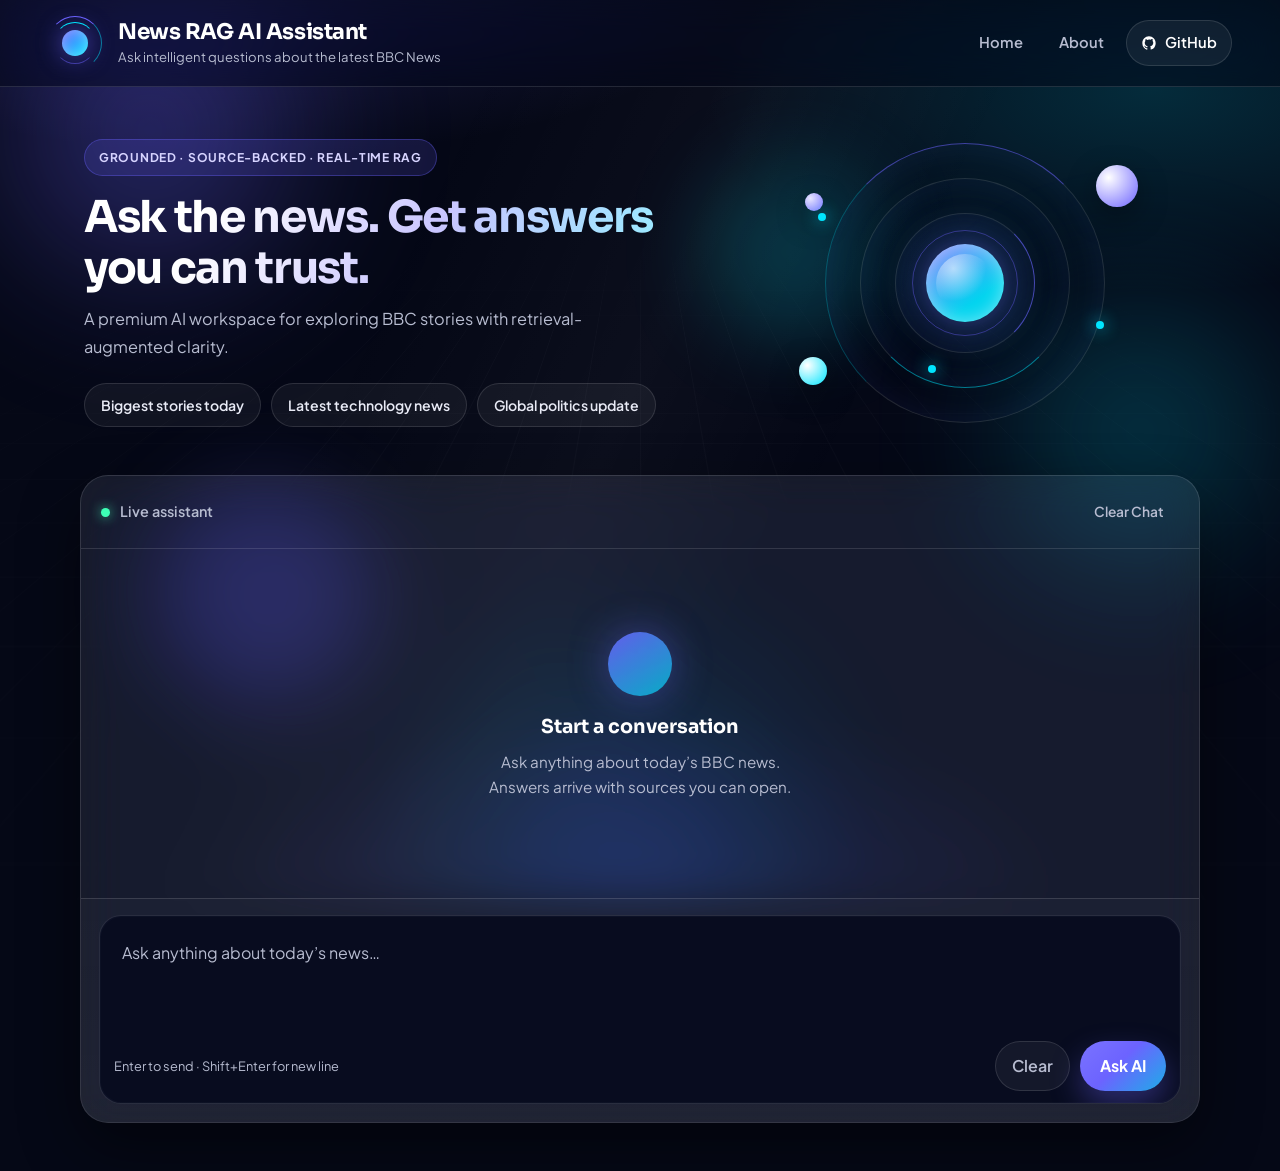
<file: templates/index.html>
<!DOCTYPE html>
<html lang="en">
<head>
    <meta charset="UTF-8">
    <meta name="viewport" content="width=device-width, initial-scale=1.0">
    <title>News RAG AI Assistant</title>
    <meta name="description" content="Ask intelligent questions about the latest BBC News with a premium AI assistant.">
    <link rel="preconnect" href="https://fonts.googleapis.com">
    <link rel="preconnect" href="https://fonts.gstatic.com" crossorigin>
    <link href="https://fonts.googleapis.com/css2?family=Plus+Jakarta+Sans:wght@400;500;600;700&family=Sora:wght@500;600;700&display=swap" rel="stylesheet">
    <link rel="stylesheet" href="/static/css/style.css">
</head>
<body class="chat-page">
    <div class="ambient" aria-hidden="true">
        <div class="ambient-grid"></div>
        <div class="blob blob-a"></div>
        <div class="blob blob-b"></div>
        <div class="blob blob-c"></div>
        <div class="glow glow-a"></div>
        <div class="glow glow-b"></div>
        <div class="particles">
            <span></span><span></span><span></span><span></span>
            <span></span><span></span><span></span><span></span>
            <span></span><span></span><span></span><span></span>
        </div>
        <div class="glass-light"></div>
    </div>

    <header class="site-header">
        <div class="brand">
            <div class="brand-logo" aria-hidden="true">
                <span class="logo-core"></span>
                <span class="logo-ring"></span>
                <span class="logo-ring logo-ring-2"></span>
            </div>
            <div class="brand-copy">
                <h1>News RAG AI Assistant</h1>
                <p>Ask intelligent questions about the latest BBC News</p>
            </div>
        </div>

        <nav class="site-nav" aria-label="Primary">
            <a href="/">Home</a>
            <a href="/about">About</a>
            <a class="nav-github" href="https://github.com/Ankursaini018/News_RAG" target="_blank" rel="noopener noreferrer">
                <svg viewBox="0 0 24 24" width="16" height="16" aria-hidden="true">
                    <path fill="currentColor" d="M12 2C6.48 2 2 6.58 2 12.26c0 4.52 2.87 8.35 6.84 9.7.5.1.68-.22.68-.48 0-.24-.01-.87-.01-1.7-2.78.62-3.37-1.37-3.37-1.37-.45-1.18-1.11-1.5-1.11-1.5-.91-.64.07-.63.07-.63 1 .07 1.53 1.06 1.53 1.06.89 1.56 2.34 1.11 2.91.85.09-.66.35-1.11.63-1.37-2.22-.26-4.55-1.14-4.55-5.07 0-1.12.39-2.03 1.03-2.75-.1-.26-.45-1.31.1-2.73 0 0 .84-.27 2.75 1.05A9.3 9.3 0 0 1 12 6.84c.85.004 1.71.12 2.51.34 1.9-1.32 2.74-1.05 2.74-1.05.55 1.42.2 2.47.1 2.73.64.72 1.03 1.63 1.03 2.75 0 3.94-2.34 4.8-4.57 5.06.36.32.68.94.68 1.9 0 1.37-.01 2.47-.01 2.81 0 .26.18.58.69.48A10.04 10.04 0 0 0 22 12.26C22 6.58 17.52 2 12 2z"/>
                </svg>
                GitHub
            </a>
        </nav>
    </header>

    <main class="app-shell">
        <section class="hero-stage" data-parallax>
            <div class="hero-copy">
                <span class="eyebrow">Grounded · Source-backed · Real-time RAG</span>
                <h2>Ask the news. Get answers you can trust.</h2>
                <p>A premium AI workspace for exploring BBC stories with retrieval-augmented clarity.</p>

                <div class="suggestions" aria-label="Suggested prompts">
                    <button class="chip" type="button" data-question="What are the biggest stories today?">Biggest stories today</button>
                    <button class="chip" type="button" data-question="Summarize the latest technology news.">Latest technology news</button>
                    <button class="chip" type="button" data-question="What happened in global politics recently?">Global politics update</button>
                </div>
            </div>

            <div class="hero-visual" aria-hidden="true">
                <div class="ai-orbit orbit-outer"></div>
                <div class="ai-orbit orbit-mid"></div>
                <div class="ai-orbit orbit-inner"></div>
                <div class="ai-sphere sphere-a"></div>
                <div class="ai-sphere sphere-b"></div>
                <div class="ai-sphere sphere-c"></div>
                <div class="ai-core">
                    <span class="core-pulse"></span>
                    <span class="core-shine"></span>
                </div>
                <div class="floating-node node-1"></div>
                <div class="floating-node node-2"></div>
                <div class="floating-node node-3"></div>
            </div>
        </section>

        <section class="chat-workspace" aria-label="Conversation">
            <div class="chat-panel glass-panel">
                <div class="chat-toolbar">
                    <div class="chat-status">
                        <span class="status-dot"></span>
                        <span>Live assistant</span>
                    </div>
                    <button id="clearBtn" class="ghost-btn" type="button" title="Clear conversation">
                        Clear Chat
                    </button>
                </div>

                <div id="chat-history" class="chat-history" aria-live="polite">
                    <div class="empty-state" id="emptyState">
                        <div class="empty-orb" aria-hidden="true"></div>
                        <h3>Start a conversation</h3>
                        <p>Ask anything about today’s BBC news. Answers arrive with sources you can open.</p>
                    </div>
                </div>

                <div id="loading" class="loading-state hidden" aria-live="polite">
                    <div class="ai-orb" aria-hidden="true">
                        <span class="orb-core"></span>
                        <span class="orb-ring"></span>
                        <span class="orb-ring orb-ring-2"></span>
                        <span class="orb-glow"></span>
                    </div>
                    <div class="loading-copy">
                        <p>Thinking</p>
                        <div class="loading-dots" aria-hidden="true">
                            <span></span><span></span><span></span>
                        </div>
                    </div>
                </div>

                <div class="prompt-dock">
                    <label class="sr-only" for="question">Ask a question about the news</label>
                    <div class="prompt-box" id="promptBox">
                        <div class="prompt-glow" aria-hidden="true"></div>
                        <textarea
                            id="question"
                            rows="3"
                            placeholder=" "
                            autocomplete="off"
                            spellcheck="true"
                        ></textarea>
                        <span class="floating-label">Ask anything about today’s news…</span>
                        <div class="prompt-actions">
                            <span class="hint">Enter to send · Shift+Enter for new line</span>
                            <div class="prompt-buttons">
                                <button id="clearInputBtn" class="secondary-btn" type="button">Clear</button>
                                <button id="askBtn" class="primary-btn" type="button">
                                    <span class="btn-label">Ask AI</span>
                                    <span class="btn-shine" aria-hidden="true"></span>
                                </button>
                            </div>
                        </div>
                    </div>
                </div>
            </div>
        </section>
    </main>

    <script src="/static/js/app.js"></script>
</body>
</html>
</file>
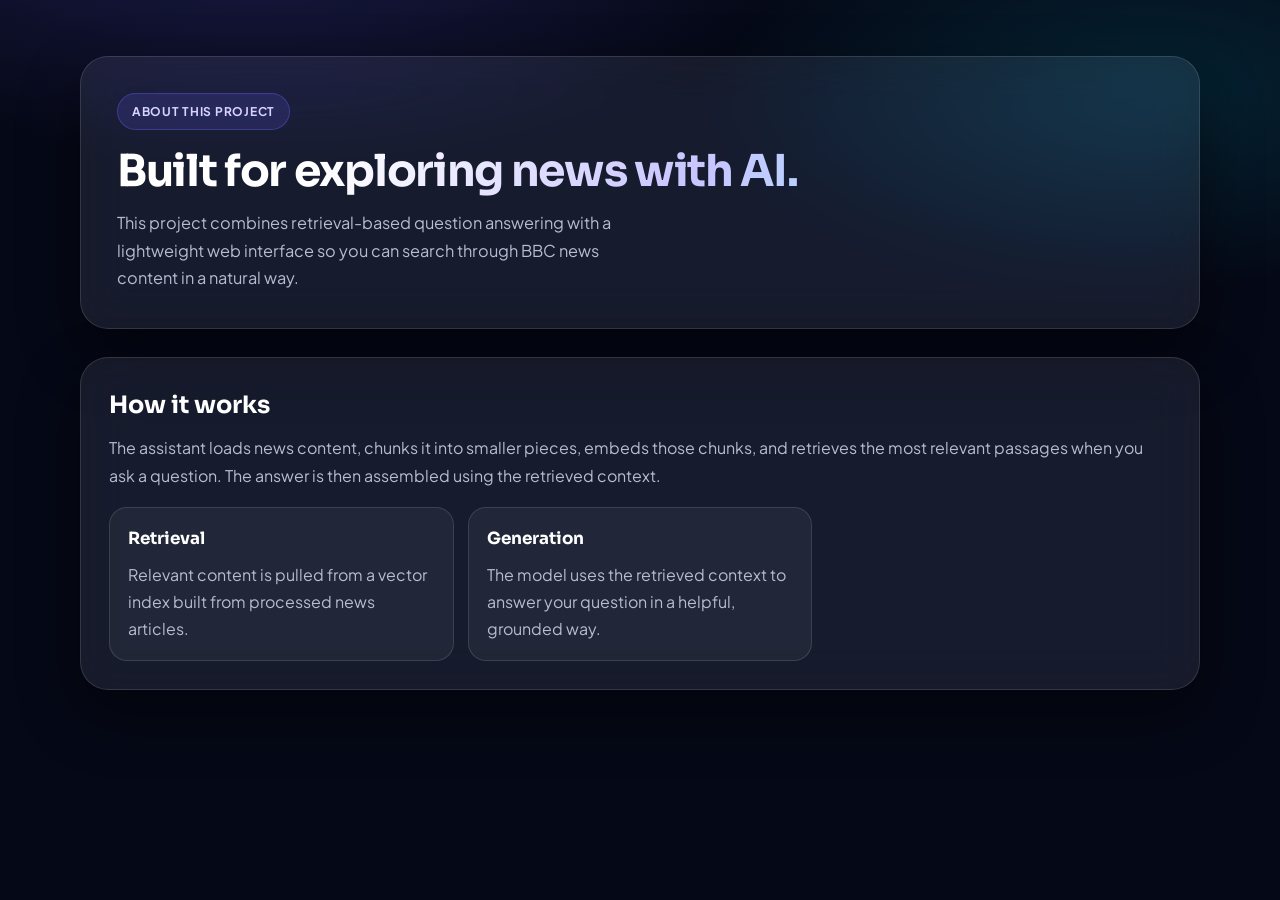
<file: templates/about.html>
<!DOCTYPE html>
<html lang="en">
<head>
    <meta charset="UTF-8">
    <meta name="viewport" content="width=device-width, initial-scale=1.0">
    <title>News RAG Assistant | About</title>
    <link rel="stylesheet" href="/static/css/style.css">
</head>
<body>
    <div class="shell">
        <section class="hero">
            <span class="eyebrow">About this project</span>
            <h1>Built for exploring news with AI.</h1>
            <p>This project combines retrieval-based question answering with a lightweight web interface so you can search through BBC news content in a natural way.</p>
        </section>

        <section class="panel">
            <h2>How it works</h2>
            <p class="about-copy">The assistant loads news content, chunks it into smaller pieces, embeds those chunks, and retrieves the most relevant passages when you ask a question. The answer is then assembled using the retrieved context.</p>

            <div class="grid-cards">
                <article class="card-feature">
                    <h3>Retrieval</h3>
                    <p>Relevant content is pulled from a vector index built from processed news articles.</p>
                </article>
                <article class="card-feature">
                    <h3>Generation</h3>
                    <p>The model uses the retrieved context to answer your question in a helpful, grounded way.</p>
                </article>
            </div>
        </section>
    </div>
</body>
</html>
</file>
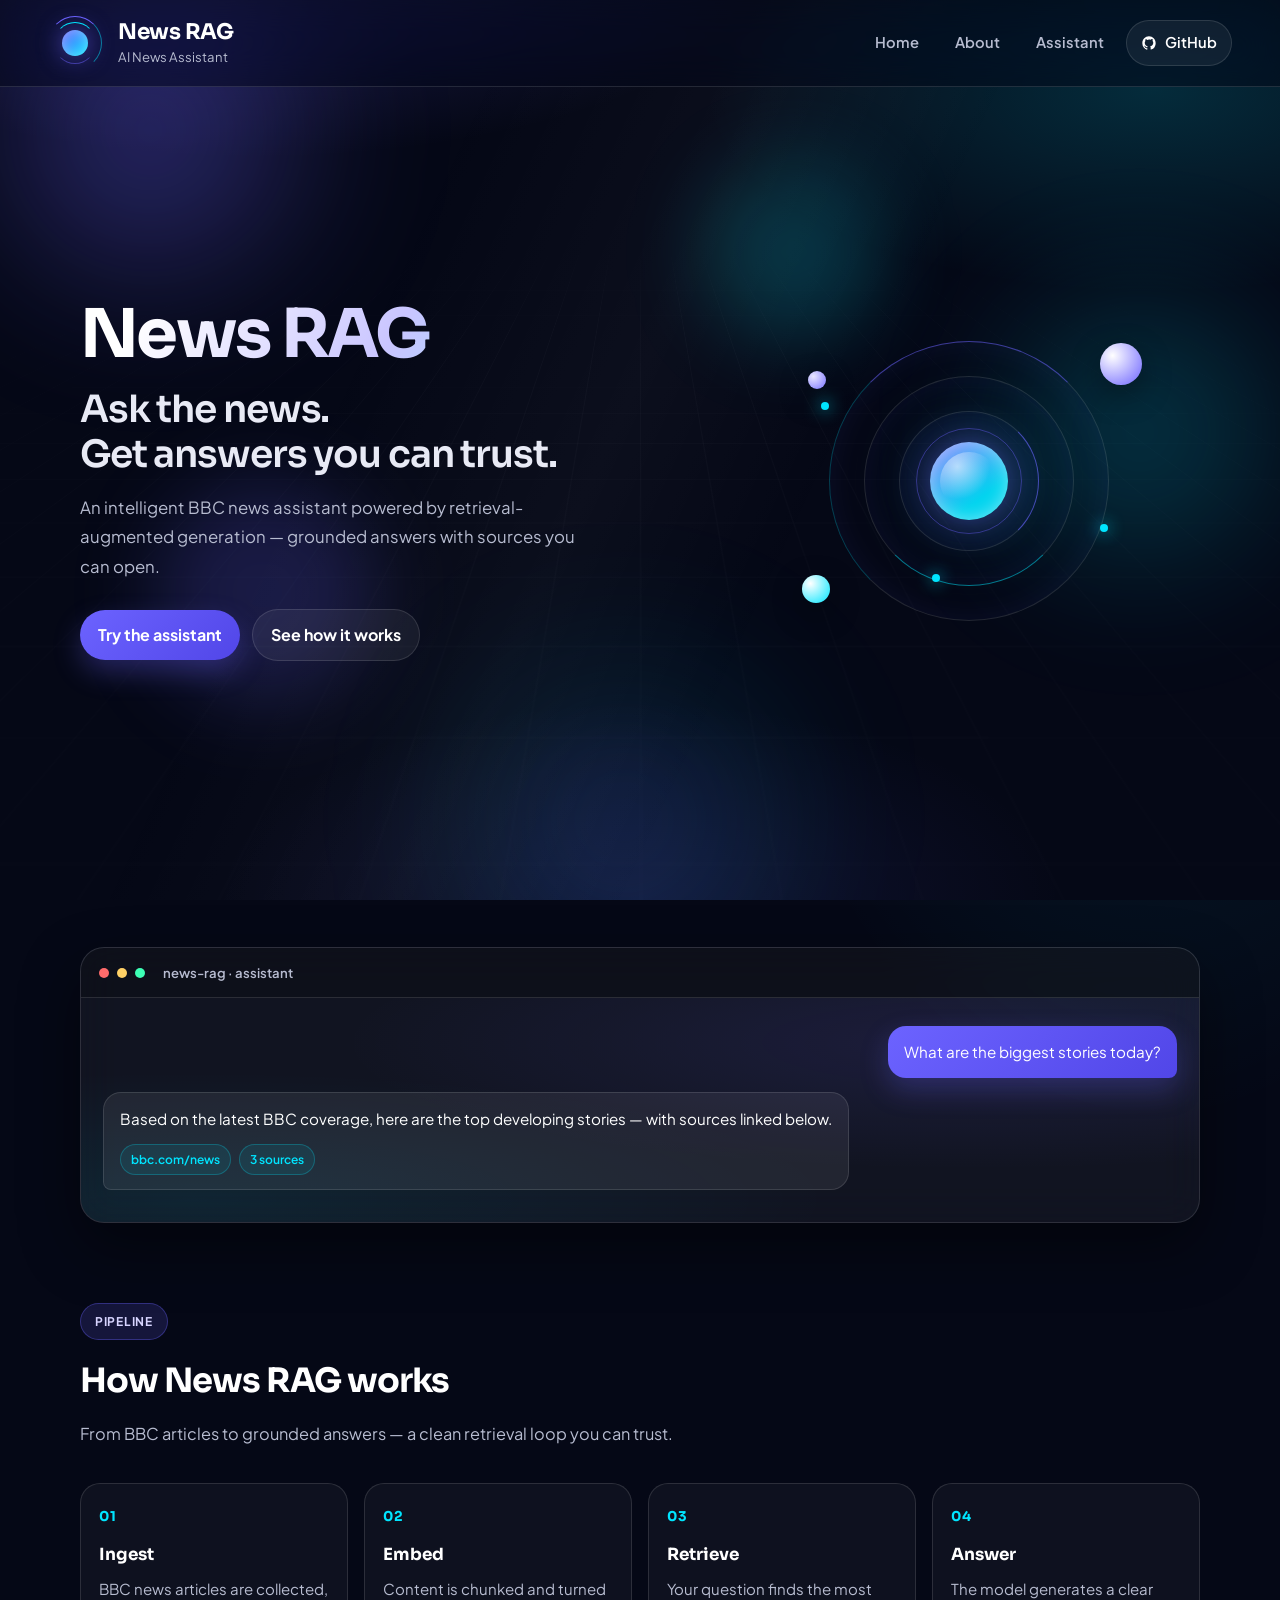
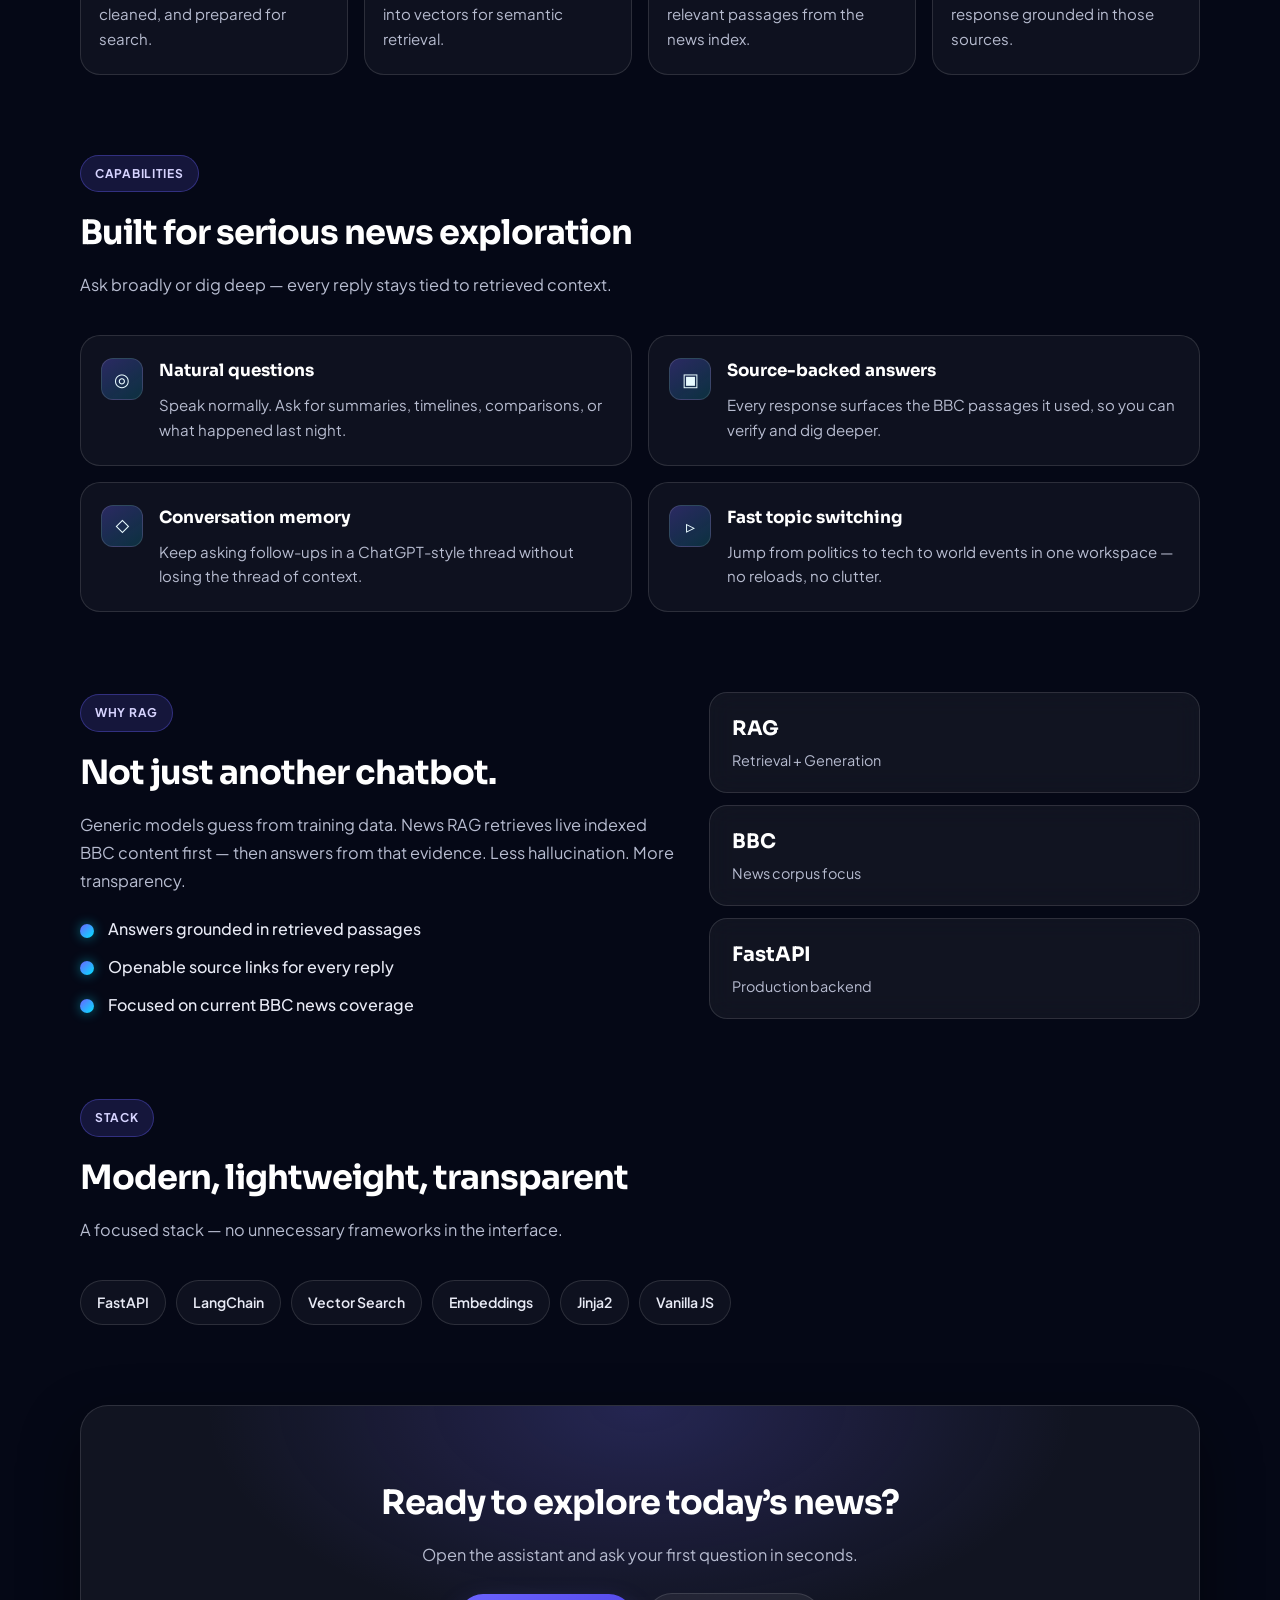
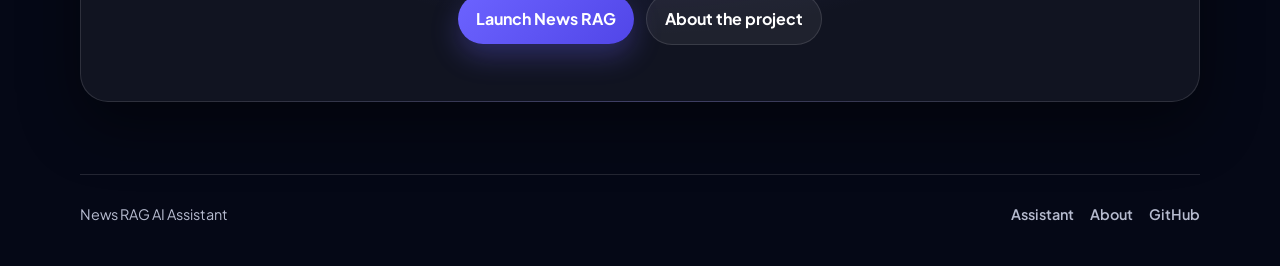
<file: templates/home.html>
<!DOCTYPE html>
<html lang="en">
<head>
    <meta charset="UTF-8">
    <meta name="viewport" content="width=device-width, initial-scale=1.0">
    <title>News RAG — AI News Assistant</title>
    <meta name="description" content="Ask intelligent questions about the latest BBC News. Retrieval-augmented answers with real sources.">
    <link rel="preconnect" href="https://fonts.googleapis.com">
    <link rel="preconnect" href="https://fonts.gstatic.com" crossorigin>
    <link href="https://fonts.googleapis.com/css2?family=Plus+Jakarta+Sans:wght@400;500;600;700&family=Sora:wght@500;600;700&display=swap" rel="stylesheet">
    <link rel="stylesheet" href="/static/css/style.css">
</head>
<body class="home-page">
    <div class="ambient" aria-hidden="true">
        <div class="ambient-grid"></div>
        <div class="blob blob-a"></div>
        <div class="blob blob-b"></div>
        <div class="blob blob-c"></div>
        <div class="glow glow-a"></div>
        <div class="glow glow-b"></div>
        <div class="particles">
            <span></span><span></span><span></span><span></span>
            <span></span><span></span><span></span><span></span>
            <span></span><span></span><span></span><span></span>
        </div>
        <div class="glass-light"></div>
    </div>

    <header class="site-header">
        <div class="brand">
            <div class="brand-logo" aria-hidden="true">
                <span class="logo-core"></span>
                <span class="logo-ring"></span>
                <span class="logo-ring logo-ring-2"></span>
            </div>
            <div class="brand-copy">
                <h1>News RAG</h1>
                <p>AI News Assistant</p>
            </div>
        </div>

        <nav class="site-nav" aria-label="Primary">
            <a href="/" aria-current="page">Home</a>
            <a href="/about">About</a>
            <a href="/chat">Assistant</a>
            <a class="nav-github" href="https://github.com/Ankursaini018/News_RAG" target="_blank" rel="noopener noreferrer">
                <svg viewBox="0 0 24 24" width="16" height="16" aria-hidden="true">
                    <path fill="currentColor" d="M12 2C6.48 2 2 6.58 2 12.26c0 4.52 2.87 8.35 6.84 9.7.5.1.68-.22.68-.48 0-.24-.01-.87-.01-1.7-2.78.62-3.37-1.37-3.37-1.37-.45-1.18-1.11-1.5-1.11-1.5-.91-.64.07-.63.07-.63 1 .07 1.53 1.06 1.53 1.06.89 1.56 2.34 1.11 2.91.85.09-.66.35-1.11.63-1.37-2.22-.26-4.55-1.14-4.55-5.07 0-1.12.39-2.03 1.03-2.75-.1-.26-.45-1.31.1-2.73 0 0 .84-.27 2.75 1.05A9.3 9.3 0 0 1 12 6.84c.85.004 1.71.12 2.51.34 1.9-1.32 2.74-1.05 2.74-1.05.55 1.42.2 2.47.1 2.73.64.72 1.03 1.63 1.03 2.75 0 3.94-2.34 4.8-4.57 5.06.36.32.68.94.68 1.9 0 1.37-.01 2.47-.01 2.81 0 .26.18.58.69.48A10.04 10.04 0 0 0 22 12.26C22 6.58 17.52 2 12 2z"/>
                </svg>
                GitHub
            </a>
        </nav>
    </header>

    <main class="home-main">
        <!-- Hero -->
        <section class="home-hero">
            <div class="home-hero-copy">
                <p class="home-brand-mark">News RAG</p>
                <h2>Ask the news.<br>Get answers you can trust.</h2>
                <p class="home-hero-lead">
                    An intelligent BBC news assistant powered by retrieval-augmented generation — grounded answers with sources you can open.
                </p>
                <div class="actions home-hero-actions">
                    <a class="button-link" href="/chat">Try the assistant</a>
                    <a class="button-link secondary" href="#how-it-works">See how it works</a>
                </div>
            </div>

            <div class="home-hero-visual" aria-hidden="true">
                <div class="ai-orbit orbit-outer"></div>
                <div class="ai-orbit orbit-mid"></div>
                <div class="ai-orbit orbit-inner"></div>
                <div class="ai-sphere sphere-a"></div>
                <div class="ai-sphere sphere-b"></div>
                <div class="ai-sphere sphere-c"></div>
                <div class="ai-core">
                    <span class="core-pulse"></span>
                    <span class="core-shine"></span>
                </div>
                <div class="floating-node node-1"></div>
                <div class="floating-node node-2"></div>
                <div class="floating-node node-3"></div>
            </div>
        </section>

        <!-- Product preview -->
        <section class="home-section home-preview" aria-label="Product preview">
            <div class="home-preview-frame">
                <div class="home-preview-bar">
                    <span></span><span></span><span></span>
                    <p>news-rag · assistant</p>
                </div>
                <div class="home-preview-chat">
                    <div class="home-preview-msg user">
                        <span>What are the biggest stories today?</span>
                    </div>
                    <div class="home-preview-msg ai">
                        <span>Based on the latest BBC coverage, here are the top developing stories — with sources linked below.</span>
                        <div class="home-preview-sources">
                            <span>bbc.com/news</span>
                            <span>3 sources</span>
                        </div>
                    </div>
                </div>
            </div>
        </section>

        <!-- How it works -->
        <section class="home-section" id="how-it-works">
            <div class="home-section-head">
                <span class="eyebrow">Pipeline</span>
                <h3>How News RAG works</h3>
                <p>From BBC articles to grounded answers — a clean retrieval loop you can trust.</p>
            </div>

            <ol class="home-steps">
                <li class="home-step">
                    <span class="home-step-num">01</span>
                    <h4>Ingest</h4>
                    <p>BBC news articles are collected, cleaned, and prepared for search.</p>
                </li>
                <li class="home-step">
                    <span class="home-step-num">02</span>
                    <h4>Embed</h4>
                    <p>Content is chunked and turned into vectors for semantic retrieval.</p>
                </li>
                <li class="home-step">
                    <span class="home-step-num">03</span>
                    <h4>Retrieve</h4>
                    <p>Your question finds the most relevant passages from the news index.</p>
                </li>
                <li class="home-step">
                    <span class="home-step-num">04</span>
                    <h4>Answer</h4>
                    <p>The model generates a clear response grounded in those sources.</p>
                </li>
            </ol>
        </section>

        <!-- Capabilities -->
        <section class="home-section" id="features">
            <div class="home-section-head">
                <span class="eyebrow">Capabilities</span>
                <h3>Built for serious news exploration</h3>
                <p>Ask broadly or dig deep — every reply stays tied to retrieved context.</p>
            </div>

            <div class="home-feature-list">
                <article class="home-feature">
                    <div class="home-feature-icon" aria-hidden="true">◎</div>
                    <div>
                        <h4>Natural questions</h4>
                        <p>Speak normally. Ask for summaries, timelines, comparisons, or what happened last night.</p>
                    </div>
                </article>
                <article class="home-feature">
                    <div class="home-feature-icon" aria-hidden="true">▣</div>
                    <div>
                        <h4>Source-backed answers</h4>
                        <p>Every response surfaces the BBC passages it used, so you can verify and dig deeper.</p>
                    </div>
                </article>
                <article class="home-feature">
                    <div class="home-feature-icon" aria-hidden="true">◇</div>
                    <div>
                        <h4>Conversation memory</h4>
                        <p>Keep asking follow-ups in a ChatGPT-style thread without losing the thread of context.</p>
                    </div>
                </article>
                <article class="home-feature">
                    <div class="home-feature-icon" aria-hidden="true">▹</div>
                    <div>
                        <h4>Fast topic switching</h4>
                        <p>Jump from politics to tech to world events in one workspace — no reloads, no clutter.</p>
                    </div>
                </article>
            </div>
        </section>

        <!-- Why RAG -->
        <section class="home-section home-split">
            <div class="home-split-copy">
                <span class="eyebrow">Why RAG</span>
                <h3>Not just another chatbot.</h3>
                <p>
                    Generic models guess from training data. News RAG retrieves live indexed BBC content first —
                    then answers from that evidence. Less hallucination. More transparency.
                </p>
                <ul class="home-checklist">
                    <li>Answers grounded in retrieved passages</li>
                    <li>Openable source links for every reply</li>
                    <li>Focused on current BBC news coverage</li>
                </ul>
            </div>
            <div class="home-split-panel">
                <div class="home-stat">
                    <strong>RAG</strong>
                    <span>Retrieval + Generation</span>
                </div>
                <div class="home-stat">
                    <strong>BBC</strong>
                    <span>News corpus focus</span>
                </div>
                <div class="home-stat">
                    <strong>FastAPI</strong>
                    <span>Production backend</span>
                </div>
            </div>
        </section>

        <!-- Stack -->
        <section class="home-section" id="stack">
            <div class="home-section-head">
                <span class="eyebrow">Stack</span>
                <h3>Modern, lightweight, transparent</h3>
                <p>A focused stack — no unnecessary frameworks in the interface.</p>
            </div>
            <div class="home-stack">
                <span>FastAPI</span>
                <span>LangChain</span>
                <span>Vector Search</span>
                <span>Embeddings</span>
                <span>Jinja2</span>
                <span>Vanilla JS</span>
            </div>
        </section>

        <!-- Final CTA -->
        <section class="home-section home-cta">
            <div class="home-cta-inner">
                <h3>Ready to explore today’s news?</h3>
                <p>Open the assistant and ask your first question in seconds.</p>
                <div class="actions" style="justify-content: center;">
                    <a class="button-link" href="/chat">Launch News RAG</a>
                    <a class="button-link secondary" href="/about">About the project</a>
                </div>
            </div>
        </section>
    </main>

    <footer class="home-footer">
        <p>News RAG AI Assistant</p>
        <div class="home-footer-links">
            <a href="/chat">Assistant</a>
            <a href="/about">About</a>
            <a href="https://github.com/Ankursaini018/News_RAG" target="_blank" rel="noopener noreferrer">GitHub</a>
        </div>
    </footer>
</body>
</html>
</file>
<file: static/css/style.css>
@import url('https://fonts.googleapis.com/css2?family=Plus+Jakarta+Sans:wght@400;500;600;700&family=Sora:wght@500;600;700&display=swap');

:root {
    --bg: #050816;
    --card: rgba(255, 255, 255, 0.08);
    --card-strong: rgba(255, 255, 255, 0.12);
    --border: rgba(255, 255, 255, 0.12);
    --border-strong: rgba(255, 255, 255, 0.2);
    --accent: #6C63FF;
    --accent-2: #00E5FF;
    --text: #FFFFFF;
    --muted: #B7BCD0;
    --danger: #ff6b8a;
    --shadow: 0 24px 60px rgba(0, 0, 0, 0.45);
    --radius-lg: 28px;
    --radius-md: 18px;
    --radius-sm: 12px;
    --font-display: "Sora", sans-serif;
    --font-body: "Plus Jakarta Sans", sans-serif;
    --header-h: 84px;
}

*,
*::before,
*::after {
    box-sizing: border-box;
    margin: 0;
    padding: 0;
}

html {
    scroll-behavior: smooth;
}

body {
    font-family: var(--font-body);
    min-height: 100vh;
    color: var(--text);
    background:
        radial-gradient(ellipse 80% 50% at 20% -10%, rgba(108, 99, 255, 0.22), transparent 55%),
        radial-gradient(ellipse 70% 45% at 90% 10%, rgba(0, 229, 255, 0.12), transparent 50%),
        var(--bg);
    line-height: 1.6;
    overflow-x: hidden;
    -webkit-font-smoothing: antialiased;
    padding: 28px 0 40px;
}

body.chat-page {
    padding: 0 0 40px;
}

a {
    color: inherit;
    text-decoration: none;
}

button,
textarea {
    font: inherit;
}

img {
    max-width: 100%;
    display: block;
}

.sr-only {
    position: absolute;
    width: 1px;
    height: 1px;
    padding: 0;
    margin: -1px;
    overflow: hidden;
    clip: rect(0, 0, 0, 0);
    white-space: nowrap;
    border: 0;
}

.hidden {
    display: none !important;
}

/* ===========================
   Ambient background
=========================== */

.ambient {
    position: fixed;
    inset: 0;
    z-index: 0;
    pointer-events: none;
    overflow: hidden;
    background:
        radial-gradient(ellipse 80% 50% at 20% -10%, rgba(108, 99, 255, 0.28), transparent 55%),
        radial-gradient(ellipse 70% 45% at 90% 10%, rgba(0, 229, 255, 0.16), transparent 50%),
        radial-gradient(ellipse 60% 40% at 50% 100%, rgba(108, 99, 255, 0.12), transparent 55%),
        var(--bg);
}

.ambient-grid {
    position: absolute;
    inset: -20%;
    background-image:
        linear-gradient(rgba(255, 255, 255, 0.04) 1px, transparent 1px),
        linear-gradient(90deg, rgba(255, 255, 255, 0.04) 1px, transparent 1px);
    background-size: 64px 64px;
    transform: perspective(600px) rotateX(58deg) translateY(-12%);
    mask-image: radial-gradient(ellipse at center, black 20%, transparent 72%);
    animation: gridDrift 28s linear infinite;
    opacity: 0.45;
}

.blob {
    position: absolute;
    border-radius: 50%;
    filter: blur(70px);
    opacity: 0.55;
    will-change: transform;
}

.blob-a {
    width: 420px;
    height: 420px;
    top: -80px;
    left: -60px;
    background: radial-gradient(circle, rgba(108, 99, 255, 0.85), transparent 70%);
    animation: floatBlob 18s ease-in-out infinite;
}

.blob-b {
    width: 360px;
    height: 360px;
    right: -40px;
    top: 28%;
    background: radial-gradient(circle, rgba(0, 229, 255, 0.55), transparent 70%);
    animation: floatBlob 22s ease-in-out infinite reverse;
}

.blob-c {
    width: 480px;
    height: 480px;
    left: 30%;
    bottom: -160px;
    background: radial-gradient(circle, rgba(108, 99, 255, 0.4), rgba(0, 229, 255, 0.15), transparent 70%);
    animation: floatBlob 26s ease-in-out infinite;
}

.glow {
    position: absolute;
    border-radius: 50%;
    filter: blur(40px);
}

.glow-a {
    width: 180px;
    height: 180px;
    top: 18%;
    left: 55%;
    background: rgba(0, 229, 255, 0.18);
    animation: pulseGlow 6s ease-in-out infinite;
}

.glow-b {
    width: 220px;
    height: 220px;
    bottom: 22%;
    left: 12%;
    background: rgba(108, 99, 255, 0.2);
    animation: pulseGlow 8s ease-in-out infinite reverse;
}

.particles span {
    position: absolute;
    width: 3px;
    height: 3px;
    border-radius: 50%;
    background: rgba(255, 255, 255, 0.7);
    box-shadow: 0 0 10px rgba(0, 229, 255, 0.8);
    animation: particleRise linear infinite;
    opacity: 0.35;
}

.particles span:nth-child(1) { left: 8%;  bottom: -10%; animation-duration: 14s; animation-delay: 0s; }
.particles span:nth-child(2) { left: 16%; bottom: -10%; animation-duration: 18s; animation-delay: 2s; width: 2px; height: 2px; }
.particles span:nth-child(3) { left: 24%; bottom: -10%; animation-duration: 16s; animation-delay: 4s; }
.particles span:nth-child(4) { left: 35%; bottom: -10%; animation-duration: 20s; animation-delay: 1s; }
.particles span:nth-child(5) { left: 48%; bottom: -10%; animation-duration: 15s; animation-delay: 3s; width: 4px; height: 4px; }
.particles span:nth-child(6) { left: 58%; bottom: -10%; animation-duration: 19s; animation-delay: 5s; }
.particles span:nth-child(7) { left: 67%; bottom: -10%; animation-duration: 17s; animation-delay: 0.5s; }
.particles span:nth-child(8) { left: 74%; bottom: -10%; animation-duration: 21s; animation-delay: 2.5s; }
.particles span:nth-child(9) { left: 82%; bottom: -10%; animation-duration: 13s; animation-delay: 1.5s; }
.particles span:nth-child(10){ left: 90%; bottom: -10%; animation-duration: 23s; animation-delay: 3.5s; }
.particles span:nth-child(11){ left: 42%; bottom: -10%; animation-duration: 16s; animation-delay: 6s; }
.particles span:nth-child(12){ left: 12%; bottom: -10%; animation-duration: 24s; animation-delay: 7s; width: 2px; height: 2px; }

.glass-light {
    position: absolute;
    inset: 0;
    background:
        linear-gradient(115deg, transparent 30%, rgba(255, 255, 255, 0.03) 48%, transparent 62%);
    animation: glassSweep 12s ease-in-out infinite;
}

@keyframes gridDrift {
    from { transform: perspective(600px) rotateX(58deg) translateY(-12%) translateX(0); }
    to   { transform: perspective(600px) rotateX(58deg) translateY(-8%) translateX(-40px); }
}

@keyframes floatBlob {
    0%, 100% { transform: translate3d(0, 0, 0) scale(1); }
    33%      { transform: translate3d(40px, -30px, 0) scale(1.08); }
    66%      { transform: translate3d(-30px, 25px, 0) scale(0.94); }
}

@keyframes pulseGlow {
    0%, 100% { opacity: 0.35; transform: scale(1); }
    50%      { opacity: 0.7; transform: scale(1.15); }
}

@keyframes particleRise {
    0%   { transform: translate3d(0, 0, 0); opacity: 0; }
    15%  { opacity: 0.5; }
    100% { transform: translate3d(20px, -110vh, 0); opacity: 0; }
}

@keyframes glassSweep {
    0%, 100% { opacity: 0.4; transform: translateX(-8%); }
    50%      { opacity: 0.75; transform: translateX(8%); }
}

/* ===========================
   Header
=========================== */

.site-header {
    position: sticky;
    top: 0;
    z-index: 40;
    display: flex;
    align-items: center;
    justify-content: space-between;
    gap: 24px;
    min-height: var(--header-h);
    padding: 16px clamp(18px, 4vw, 48px);
    background: rgba(5, 8, 22, 0.55);
    border-bottom: 1px solid var(--border);
    backdrop-filter: blur(18px) saturate(140%);
    -webkit-backdrop-filter: blur(18px) saturate(140%);
}

.brand {
    display: flex;
    align-items: center;
    gap: 16px;
    min-width: 0;
}

.brand-logo {
    position: relative;
    width: 54px;
    height: 54px;
    flex-shrink: 0;
}

.logo-core {
    position: absolute;
    inset: 14px;
    border-radius: 50%;
    background: linear-gradient(135deg, var(--accent), var(--accent-2));
    box-shadow:
        0 0 24px rgba(108, 99, 255, 0.65),
        inset 0 0 12px rgba(255, 255, 255, 0.35);
    animation: corePulse 3.5s ease-in-out infinite;
}

.logo-ring,
.logo-ring-2 {
    position: absolute;
    inset: 0;
    border-radius: 50%;
    border: 1.5px solid transparent;
    border-top-color: var(--accent);
    border-right-color: rgba(0, 229, 255, 0.5);
    animation: spinSlow 8s linear infinite;
}

.logo-ring-2 {
    inset: 6px;
    border-top-color: var(--accent-2);
    border-right-color: transparent;
    border-bottom-color: rgba(108, 99, 255, 0.5);
    animation-direction: reverse;
    animation-duration: 6s;
}

.brand-copy h1 {
    font-family: var(--font-display);
    font-size: clamp(1.05rem, 2vw, 1.35rem);
    font-weight: 700;
    letter-spacing: -0.02em;
    line-height: 1.2;
}

.brand-copy p {
    color: var(--muted);
    font-size: 0.82rem;
    margin-top: 2px;
    white-space: nowrap;
    overflow: hidden;
    text-overflow: ellipsis;
    max-width: min(420px, 48vw);
}

.site-nav {
    display: flex;
    align-items: center;
    gap: 8px;
    flex-shrink: 0;
}

.site-nav a {
    color: var(--muted);
    font-size: 0.92rem;
    font-weight: 600;
    padding: 10px 14px;
    border-radius: 999px;
    transition: color 0.25s ease, background 0.25s ease, transform 0.25s ease, box-shadow 0.25s ease;
}

.site-nav a:hover {
    color: var(--text);
    background: rgba(255, 255, 255, 0.06);
    transform: translateY(-1px);
}

.nav-github {
    display: inline-flex;
    align-items: center;
    gap: 8px;
    color: var(--text) !important;
    background: rgba(255, 255, 255, 0.06);
    border: 1px solid var(--border);
}

.nav-github:hover {
    background: rgba(108, 99, 255, 0.18) !important;
    border-color: rgba(108, 99, 255, 0.55);
    box-shadow:
        0 0 0 1px rgba(108, 99, 255, 0.25),
        0 0 28px rgba(108, 99, 255, 0.45),
        0 0 48px rgba(0, 229, 255, 0.18);
    color: #fff !important;
}

/* ===========================
   App shell / Hero
=========================== */

.app-shell,
.shell {
    position: relative;
    z-index: 1;
    width: min(1120px, calc(100% - 32px));
    margin: 0 auto;
    display: grid;
    gap: 28px;
    padding-top: 28px;
}

.hero-stage {
    display: grid;
    grid-template-columns: 1.15fr 0.85fr;
    gap: 28px;
    align-items: center;
    padding: 8px 4px 4px;
}

.hero-copy .eyebrow,
.eyebrow {
    display: inline-flex;
    align-items: center;
    padding: 8px 14px;
    border-radius: 999px;
    font-size: 0.75rem;
    font-weight: 700;
    letter-spacing: 0.06em;
    text-transform: uppercase;
    color: #d7d4ff;
    background: rgba(108, 99, 255, 0.16);
    border: 1px solid rgba(108, 99, 255, 0.35);
}

.hero-copy h2,
.hero h1 {
    font-family: var(--font-display);
    font-size: clamp(1.85rem, 4vw, 2.75rem);
    line-height: 1.15;
    letter-spacing: -0.03em;
    margin: 16px 0 12px;
    background: linear-gradient(120deg, #fff 20%, #c9c5ff 55%, #8af6ff 100%);
    -webkit-background-clip: text;
    background-clip: text;
    color: transparent;
}

.hero-copy p,
.hero p {
    color: var(--muted);
    font-size: 1.02rem;
    max-width: 520px;
    line-height: 1.7;
}

.suggestions {
    display: flex;
    flex-wrap: wrap;
    gap: 10px;
    margin-top: 22px;
}

.chip {
    border: 1px solid var(--border);
    background: rgba(255, 255, 255, 0.05);
    color: #e8eaf5;
    border-radius: 999px;
    padding: 10px 16px;
    font-size: 0.88rem;
    font-weight: 600;
    cursor: pointer;
    transition: transform 0.25s ease, border-color 0.25s ease, background 0.25s ease, box-shadow 0.25s ease;
}

.chip:hover {
    transform: translateY(-3px) scale(1.02);
    border-color: rgba(0, 229, 255, 0.45);
    background: rgba(0, 229, 255, 0.08);
    box-shadow: 0 12px 30px rgba(0, 229, 255, 0.12);
}

.chip:active {
    transform: translateY(-1px) scale(0.98);
}

/* Hero CSS illustration */

.hero-visual {
    position: relative;
    height: 320px;
    display: grid;
    place-items: center;
    transform-style: preserve-3d;
    transition: transform 0.35s ease-out;
    will-change: transform;
}

.ai-orbit {
    position: absolute;
    border-radius: 50%;
    border: 1px solid rgba(255, 255, 255, 0.12);
    box-shadow: inset 0 0 30px rgba(108, 99, 255, 0.08);
}

.orbit-outer {
    width: 280px;
    height: 280px;
    animation: spinSlow 22s linear infinite;
    border-top-color: rgba(108, 99, 255, 0.55);
    border-left-color: rgba(0, 229, 255, 0.25);
}

.orbit-mid {
    width: 210px;
    height: 210px;
    animation: spinSlow 14s linear infinite reverse;
    border-bottom-color: rgba(0, 229, 255, 0.5);
}

.orbit-inner {
    width: 140px;
    height: 140px;
    animation: spinSlow 9s linear infinite;
    border-right-color: rgba(108, 99, 255, 0.65);
}

.ai-core {
    position: relative;
    width: 78px;
    height: 78px;
    border-radius: 50%;
    background: linear-gradient(145deg, #8b84ff, #00d4ef 70%);
    box-shadow:
        0 0 40px rgba(108, 99, 255, 0.55),
        0 0 80px rgba(0, 229, 255, 0.25),
        inset 0 0 18px rgba(255, 255, 255, 0.45);
    z-index: 2;
}

.core-pulse {
    position: absolute;
    inset: -14px;
    border-radius: 50%;
    border: 1px solid rgba(108, 99, 255, 0.4);
    animation: pulseRing 2.8s ease-out infinite;
}

.core-shine {
    position: absolute;
    inset: 10px;
    border-radius: 50%;
    background: radial-gradient(circle at 30% 25%, rgba(255, 255, 255, 0.85), transparent 55%);
    opacity: 0.7;
}

.ai-sphere {
    position: absolute;
    border-radius: 50%;
    filter: blur(0.2px);
    box-shadow: 0 10px 30px rgba(0, 0, 0, 0.35);
}

.sphere-a {
    width: 42px;
    height: 42px;
    top: 42px;
    right: 58px;
    background: radial-gradient(circle at 30% 30%, #fff, var(--accent));
    animation: floatNode 5s ease-in-out infinite;
}

.sphere-b {
    width: 28px;
    height: 28px;
    bottom: 58px;
    left: 64px;
    background: radial-gradient(circle at 30% 30%, #fff, var(--accent-2));
    animation: floatNode 6.5s ease-in-out infinite reverse;
}

.sphere-c {
    width: 18px;
    height: 18px;
    top: 70px;
    left: 70px;
    background: radial-gradient(circle at 30% 30%, #e8e6ff, #7a73ff);
    animation: floatNode 4.5s ease-in-out infinite;
}

.floating-node {
    position: absolute;
    width: 8px;
    height: 8px;
    border-radius: 50%;
    background: var(--accent-2);
    box-shadow: 0 0 16px var(--accent-2);
}

.node-1 { top: 28%; left: 18%; animation: floatNode 7s ease-in-out infinite; }
.node-2 { top: 62%; right: 20%; animation: floatNode 5.5s ease-in-out infinite reverse; }
.node-3 { bottom: 22%; left: 42%; animation: floatNode 6s ease-in-out infinite; }

@keyframes spinSlow {
    to { transform: rotate(360deg); }
}

@keyframes corePulse {
    0%, 100% { transform: scale(1); filter: brightness(1); }
    50%      { transform: scale(1.06); filter: brightness(1.15); }
}

@keyframes pulseRing {
    0%   { transform: scale(0.85); opacity: 0.8; }
    100% { transform: scale(1.45); opacity: 0; }
}

@keyframes floatNode {
    0%, 100% { transform: translate3d(0, 0, 0); }
    50%      { transform: translate3d(0, -14px, 0); }
}

/* ===========================
   Chat workspace
=========================== */

.chat-workspace {
    padding-bottom: 8px;
}

.glass-panel,
.panel,
.hero {
    background: var(--card);
    border: 1px solid var(--border);
    border-radius: var(--radius-lg);
    box-shadow: var(--shadow);
    backdrop-filter: blur(22px) saturate(150%);
    -webkit-backdrop-filter: blur(22px) saturate(150%);
}

.hero {
    padding: clamp(22px, 4vw, 36px);
}

.chat-panel {
    display: flex;
    flex-direction: column;
    min-height: min(72vh, 760px);
    overflow: hidden;
}

.chat-toolbar {
    display: flex;
    align-items: center;
    justify-content: space-between;
    gap: 12px;
    padding: 16px 20px;
    border-bottom: 1px solid var(--border);
}

.chat-status {
    display: inline-flex;
    align-items: center;
    gap: 10px;
    color: var(--muted);
    font-size: 0.9rem;
    font-weight: 600;
}

.status-dot {
    width: 9px;
    height: 9px;
    border-radius: 50%;
    background: #3dffb5;
    box-shadow: 0 0 12px rgba(61, 255, 181, 0.8);
    animation: statusBlink 2.2s ease-in-out infinite;
}

@keyframes statusBlink {
    0%, 100% { opacity: 1; transform: scale(1); }
    50%      { opacity: 0.55; transform: scale(0.85); }
}

.ghost-btn,
.secondary-btn,
.primary-btn,
.copy-btn,
.sources-toggle {
    border: none;
    cursor: pointer;
    transition:
        transform 0.22s ease,
        box-shadow 0.22s ease,
        background 0.22s ease,
        border-color 0.22s ease,
        opacity 0.22s ease;
    will-change: transform;
}

.ghost-btn {
    background: transparent;
    color: var(--muted);
    border: 1px solid transparent;
    border-radius: 999px;
    padding: 8px 14px;
    font-size: 0.86rem;
    font-weight: 600;
}

.ghost-btn:hover {
    color: var(--text);
    border-color: var(--border);
    background: rgba(255, 255, 255, 0.05);
    transform: translateY(-1px);
}

.ghost-btn:active {
    transform: scale(0.96);
}

.chat-history {
    flex: 1;
    display: flex;
    flex-direction: column;
    gap: 18px;
    padding: 22px 20px;
    overflow-y: auto;
    scroll-behavior: smooth;
    max-height: min(52vh, 520px);
}

.chat-history::-webkit-scrollbar {
    width: 8px;
}

.chat-history::-webkit-scrollbar-thumb {
    background: rgba(255, 255, 255, 0.14);
    border-radius: 999px;
}

.empty-state {
    margin: auto;
    text-align: center;
    max-width: 360px;
    padding: 24px 12px 40px;
    animation: fadeSlideUp 0.5s ease;
}

.empty-orb {
    width: 64px;
    height: 64px;
    margin: 0 auto 16px;
    border-radius: 50%;
    background: linear-gradient(145deg, rgba(108, 99, 255, 0.9), rgba(0, 229, 255, 0.7));
    box-shadow: 0 0 40px rgba(108, 99, 255, 0.4);
    animation: corePulse 3s ease-in-out infinite;
}

.empty-state h3 {
    font-family: var(--font-display);
    font-size: 1.2rem;
    margin-bottom: 8px;
}

.empty-state p {
    color: var(--muted);
    font-size: 0.95rem;
}

/* Messages */

.message-row {
    display: flex;
    gap: 12px;
    max-width: 100%;
    animation: fadeSlideUp 0.45s ease both;
}

.message-row.user {
    flex-direction: row-reverse;
    align-self: flex-end;
    width: min(86%, 640px);
}

.message-row.ai {
    align-self: flex-start;
    width: min(100%, 760px);
}

.avatar {
    width: 38px;
    height: 38px;
    border-radius: 50%;
    flex-shrink: 0;
    display: grid;
    place-items: center;
    font-size: 0.78rem;
    font-weight: 700;
    border: 1px solid var(--border);
    box-shadow: 0 8px 20px rgba(0, 0, 0, 0.25);
}

.avatar.user {
    background: linear-gradient(135deg, #7a73ff, #4f46e5);
    color: #fff;
}

.avatar.ai {
    background: linear-gradient(145deg, rgba(0, 229, 255, 0.25), rgba(108, 99, 255, 0.35));
    color: #e8fbff;
}

.bubble {
    min-width: 0;
    flex: 1;
}

.bubble-meta {
    display: flex;
    align-items: center;
    gap: 10px;
    margin-bottom: 8px;
    font-size: 0.78rem;
    color: var(--muted);
}

.message-row.user .bubble-meta {
    justify-content: flex-end;
}

.bubble-meta .name {
    font-weight: 700;
    color: #e8eaf5;
}

.bubble-body {
    border-radius: 20px;
    padding: 14px 16px;
    line-height: 1.75;
    word-wrap: break-word;
    overflow-wrap: anywhere;
}

.message-row.user .bubble-body {
    background: linear-gradient(135deg, #6C63FF 0%, #5146e8 55%, #3d37c7 100%);
    color: #fff;
    border-bottom-right-radius: 8px;
    box-shadow: 0 14px 34px rgba(108, 99, 255, 0.28);
}

.message-row.ai .bubble-body {
    background: rgba(255, 255, 255, 0.07);
    border: 1px solid var(--border);
    border-bottom-left-radius: 8px;
    box-shadow: 0 16px 40px rgba(0, 0, 0, 0.22);
    backdrop-filter: blur(12px);
}

.answer-card {
    animation: fadeSlideUp 0.5s ease;
}

.message-body {
    white-space: pre-wrap;
}

.message-body p + p {
    margin-top: 0.75em;
}

.message-body strong {
    font-weight: 700;
    color: #fff;
}

.message-body em {
    color: #dce0f0;
}

.message-body code {
    font-family: ui-monospace, SFMono-Regular, Menlo, Consolas, monospace;
    font-size: 0.88em;
    background: rgba(0, 0, 0, 0.28);
    border: 1px solid rgba(255, 255, 255, 0.1);
    border-radius: 6px;
    padding: 1px 6px;
}

.message-body a {
    color: var(--accent-2);
    text-decoration: underline;
    text-underline-offset: 3px;
}

.message-body ul,
.message-body ol {
    margin: 0.6em 0 0.2em 1.2em;
}

.message-body li {
    margin: 0.25em 0;
}

.message-actions {
    display: flex;
    gap: 8px;
    margin-top: 10px;
}

.copy-btn {
    display: inline-flex;
    align-items: center;
    gap: 6px;
    background: rgba(255, 255, 255, 0.05);
    color: var(--muted);
    border: 1px solid var(--border);
    border-radius: 999px;
    padding: 7px 12px;
    font-size: 0.78rem;
    font-weight: 600;
}

.copy-btn:hover {
    color: var(--text);
    border-color: rgba(0, 229, 255, 0.4);
    background: rgba(0, 229, 255, 0.08);
    transform: translateY(-1px);
}

.copy-btn.copied {
    color: #3dffb5;
    border-color: rgba(61, 255, 181, 0.45);
}

/* Sources */

.sources {
    margin-top: 14px;
    border-top: 1px solid rgba(255, 255, 255, 0.08);
    padding-top: 12px;
}

.sources-toggle {
    width: 100%;
    display: flex;
    align-items: center;
    justify-content: space-between;
    gap: 12px;
    background: rgba(255, 255, 255, 0.04);
    color: var(--text);
    border: 1px solid var(--border);
    border-radius: 14px;
    padding: 12px 14px;
    font-weight: 600;
    font-size: 0.9rem;
}

.sources-toggle:hover {
    transform: translateY(-1px);
    border-color: rgba(108, 99, 255, 0.45);
    box-shadow: 0 10px 24px rgba(108, 99, 255, 0.12);
}

.sources-toggle .chevron {
    transition: transform 0.25s ease;
    color: var(--muted);
}

.sources.open .sources-toggle .chevron {
    transform: rotate(180deg);
}

.sources-list {
    display: grid;
    gap: 10px;
    margin-top: 12px;
    max-height: 0;
    overflow: hidden;
    opacity: 0;
    transition: max-height 0.35s ease, opacity 0.3s ease, margin 0.3s ease;
}

.sources.open .sources-list {
    max-height: 1200px;
    opacity: 1;
}

.source-card {
    display: grid;
    grid-template-columns: 36px 1fr 28px;
    gap: 12px;
    align-items: center;
    padding: 12px 14px;
    border-radius: 16px;
    background: rgba(255, 255, 255, 0.05);
    border: 1px solid var(--border);
    color: inherit;
    transition: transform 0.25s ease, border-color 0.25s ease, box-shadow 0.25s ease, background 0.25s ease;
}

.source-card:hover {
    transform: translateY(-3px);
    border-color: rgba(0, 229, 255, 0.4);
    background: rgba(0, 229, 255, 0.06);
    box-shadow: 0 14px 30px rgba(0, 229, 255, 0.1);
}

.source-favicon {
    width: 36px;
    height: 36px;
    border-radius: 10px;
    background: rgba(255, 255, 255, 0.08);
    object-fit: contain;
    padding: 6px;
}

.source-text strong {
    display: block;
    font-size: 0.9rem;
    margin-bottom: 2px;
    color: #fff;
}

.source-text span {
    display: block;
    font-size: 0.78rem;
    color: var(--muted);
    white-space: nowrap;
    overflow: hidden;
    text-overflow: ellipsis;
}

.source-open {
    width: 28px;
    height: 28px;
    display: grid;
    place-items: center;
    border-radius: 8px;
    color: var(--muted);
    background: rgba(255, 255, 255, 0.04);
}

.source-card:hover .source-open {
    color: var(--accent-2);
}

/* Legacy source class for safety */
.source {
    background: rgba(255, 255, 255, 0.05);
    border-left: 3px solid var(--accent);
    border-radius: 12px;
    padding: 12px;
    margin-bottom: 8px;
}

.source a {
    color: var(--accent-2);
    word-break: break-word;
}

/* Loading */

.loading-state {
    display: flex;
    flex-direction: column;
    align-items: center;
    justify-content: center;
    gap: 14px;
    padding: 8px 20px 18px;
}

.ai-orb {
    position: relative;
    width: 72px;
    height: 72px;
    display: grid;
    place-items: center;
}

.orb-core {
    width: 28px;
    height: 28px;
    border-radius: 50%;
    background: linear-gradient(145deg, var(--accent), var(--accent-2));
    box-shadow: 0 0 30px rgba(108, 99, 255, 0.7);
    animation: corePulse 1.6s ease-in-out infinite;
    z-index: 2;
}

.orb-ring,
.orb-ring-2 {
    position: absolute;
    inset: 8px;
    border-radius: 50%;
    border: 2px solid transparent;
    border-top-color: var(--accent);
    border-right-color: rgba(0, 229, 255, 0.5);
    animation: spinSlow 1.4s linear infinite;
}

.orb-ring-2 {
    inset: 0;
    border-top-color: var(--accent-2);
    animation-direction: reverse;
    animation-duration: 2s;
}

.orb-glow {
    position: absolute;
    inset: -10px;
    border-radius: 50%;
    background: radial-gradient(circle, rgba(108, 99, 255, 0.35), transparent 70%);
    animation: pulseGlow 2s ease-in-out infinite;
}

.loading-copy {
    display: flex;
    align-items: center;
    gap: 8px;
    color: #d7d4ff;
    font-weight: 600;
}

.loading-dots span {
    display: inline-block;
    width: 6px;
    height: 6px;
    margin: 0 2px;
    border-radius: 50%;
    background: var(--accent-2);
    animation: dotBounce 1.2s ease-in-out infinite;
}

.loading-dots span:nth-child(2) { animation-delay: 0.15s; }
.loading-dots span:nth-child(3) { animation-delay: 0.3s; }

@keyframes dotBounce {
    0%, 80%, 100% { transform: translateY(0); opacity: 0.4; }
    40% { transform: translateY(-6px); opacity: 1; }
}

/* Prompt dock */

.prompt-dock {
    padding: 16px 18px 18px;
    border-top: 1px solid var(--border);
    background: linear-gradient(180deg, rgba(255, 255, 255, 0.02), rgba(255, 255, 255, 0.04));
}

.prompt-box {
    position: relative;
    border-radius: 22px;
    border: 1px solid var(--border);
    background: rgba(8, 12, 32, 0.72);
    padding: 14px 14px 12px;
    transition: border-color 0.3s ease, box-shadow 0.3s ease, transform 0.3s ease;
    overflow: hidden;
}

.prompt-glow {
    position: absolute;
    inset: -2px;
    border-radius: inherit;
    background: linear-gradient(120deg, rgba(108, 99, 255, 0.55), rgba(0, 229, 255, 0.35), rgba(108, 99, 255, 0.55));
    background-size: 200% 200%;
    opacity: 0;
    z-index: 0;
    transition: opacity 0.35s ease;
    animation: gradientMove 4s linear infinite;
    pointer-events: none;
}

.prompt-box::before {
    content: "";
    position: absolute;
    inset: 1px;
    border-radius: 21px;
    background: rgba(8, 12, 32, 0.92);
    z-index: 0;
}

.prompt-box:focus-within {
    border-color: transparent;
    box-shadow:
        0 0 0 1px rgba(108, 99, 255, 0.45),
        0 0 40px rgba(108, 99, 255, 0.22),
        0 18px 40px rgba(0, 0, 0, 0.35);
    transform: translateY(-1px);
}

.prompt-box:focus-within .prompt-glow {
    opacity: 1;
}

.prompt-box textarea {
    position: relative;
    z-index: 1;
    width: 100%;
    min-height: 84px;
    max-height: 220px;
    resize: none;
    border: none;
    outline: none;
    background: transparent;
    color: var(--text);
    font-size: 1rem;
    line-height: 1.6;
    padding: 8px 6px 4px;
}

.floating-label {
    position: absolute;
    left: 22px;
    top: 24px;
    z-index: 1;
    color: var(--muted);
    pointer-events: none;
    transition: transform 0.25s ease, opacity 0.25s ease, color 0.25s ease;
}

.prompt-box textarea:focus + .floating-label,
.prompt-box textarea:not(:placeholder-shown) + .floating-label {
    opacity: 0;
    transform: translateY(-8px);
}

.prompt-actions {
    position: relative;
    z-index: 1;
    display: flex;
    align-items: center;
    justify-content: space-between;
    gap: 12px;
    margin-top: 8px;
    padding-top: 8px;
}

.hint {
    color: var(--muted);
    font-size: 0.8rem;
}

.prompt-buttons {
    display: flex;
    align-items: center;
    gap: 10px;
}

.secondary-btn {
    background: rgba(255, 255, 255, 0.05);
    color: var(--muted);
    border: 1px solid var(--border);
    border-radius: 999px;
    padding: 11px 16px;
    font-weight: 600;
}

.secondary-btn:hover {
    color: var(--text);
    transform: translateY(-2px) scale(1.02);
    border-color: rgba(255, 255, 255, 0.22);
}

.secondary-btn:active {
    transform: scale(0.96);
}

.primary-btn {
    position: relative;
    overflow: hidden;
    background: linear-gradient(135deg, #7a73ff 0%, #6C63FF 45%, #00c8e0 120%);
    color: #fff;
    border-radius: 999px;
    padding: 12px 20px;
    font-weight: 700;
    box-shadow: 0 14px 30px rgba(108, 99, 255, 0.35);
}

.primary-btn .btn-shine {
    position: absolute;
    inset: 0;
    background: linear-gradient(110deg, transparent 20%, rgba(255, 255, 255, 0.28) 45%, transparent 70%);
    transform: translateX(-120%);
    transition: transform 0.55s ease;
}

.primary-btn:hover {
    transform: translateY(-2px) scale(1.03);
    box-shadow: 0 18px 36px rgba(108, 99, 255, 0.45);
}

.primary-btn:hover .btn-shine {
    transform: translateX(120%);
}

.primary-btn:active {
    transform: scale(0.96);
}

.primary-btn:disabled,
button:disabled {
    cursor: wait;
    opacity: 0.7;
    transform: none !important;
}

@keyframes gradientMove {
    0% { background-position: 0% 50%; }
    100% { background-position: 200% 50%; }
}

@keyframes fadeSlideUp {
    from {
        opacity: 0;
        transform: translate3d(0, 16px, 0);
    }
    to {
        opacity: 1;
        transform: translate3d(0, 0, 0);
    }
}

@keyframes fadeIn {
    from { opacity: 0; transform: translateY(8px); }
    to   { opacity: 1; transform: translateY(0); }
}

/* ===========================
   Shared pages (home / about)
=========================== */

.actions {
    display: flex;
    flex-wrap: wrap;
    align-items: center;
    gap: 12px;
}

.button-link {
    display: inline-flex;
    align-items: center;
    justify-content: center;
    padding: 12px 18px;
    border-radius: 999px;
    background: linear-gradient(135deg, var(--accent), #5146e8);
    color: white;
    font-weight: 700;
    box-shadow: 0 12px 28px rgba(108, 99, 255, 0.3);
    transition: transform 0.25s ease, box-shadow 0.25s ease;
}

.button-link:hover {
    transform: translateY(-2px);
    box-shadow: 0 16px 34px rgba(108, 99, 255, 0.42);
}

.button-link.secondary {
    background: rgba(255, 255, 255, 0.06);
    color: var(--text);
    border: 1px solid var(--border);
    box-shadow: none;
}

.grid-cards {
    display: grid;
    gap: 14px;
    grid-template-columns: repeat(3, minmax(0, 1fr));
    margin-top: 18px;
}

.card-feature {
    background: rgba(255, 255, 255, 0.05);
    border: 1px solid var(--border);
    border-radius: 18px;
    padding: 18px;
    transition: transform 0.25s ease, border-color 0.25s ease, box-shadow 0.25s ease;
}

.card-feature:hover {
    transform: translateY(-4px);
    border-color: rgba(0, 229, 255, 0.35);
    box-shadow: 0 16px 36px rgba(0, 0, 0, 0.25);
}

.card-feature h3 {
    font-family: var(--font-display);
    margin-bottom: 8px;
    font-size: 1.05rem;
}

.card-feature p,
.about-copy {
    color: var(--muted);
    line-height: 1.7;
}

.panel h2 {
    font-family: var(--font-display);
    margin-bottom: 10px;
}

.panel {
    padding: clamp(20px, 3vw, 28px);
}

/* ===========================
   Long home page
=========================== */

body.home-page {
    padding: 0;
}

.home-main {
    position: relative;
    z-index: 1;
    width: min(1120px, calc(100% - 32px));
    margin: 0 auto;
    padding: 20px 0 64px;
}

.home-hero {
    display: grid;
    grid-template-columns: 1.15fr 0.85fr;
    gap: 32px;
    align-items: center;
    min-height: calc(100vh - var(--header-h) - 48px);
    padding: 28px 0 48px;
}

.home-brand-mark {
    font-family: var(--font-display);
    font-size: clamp(2.4rem, 6vw, 4.2rem);
    font-weight: 700;
    letter-spacing: -0.04em;
    line-height: 1;
    margin-bottom: 18px;
    background: linear-gradient(120deg, #ffffff 10%, #c9c5ff 50%, #7af0ff 100%);
    -webkit-background-clip: text;
    background-clip: text;
    color: transparent;
}

.home-hero-copy h2 {
    font-family: var(--font-display);
    font-size: clamp(1.55rem, 3.2vw, 2.35rem);
    font-weight: 600;
    letter-spacing: -0.03em;
    line-height: 1.2;
    color: #e8eaf5;
    margin-bottom: 16px;
}

.home-hero-lead {
    color: var(--muted);
    font-size: 1.05rem;
    line-height: 1.75;
    max-width: 520px;
}

.home-hero-actions {
    margin-top: 28px;
}

.home-hero-visual {
    position: relative;
    height: 360px;
    display: grid;
    place-items: center;
}

.home-section {
    padding: 72px 0 8px;
}

.home-section-head {
    max-width: 640px;
    margin-bottom: 36px;
}

.home-section-head h3,
.home-split-copy h3,
.home-cta-inner h3 {
    font-family: var(--font-display);
    font-size: clamp(1.55rem, 3vw, 2.1rem);
    letter-spacing: -0.03em;
    margin: 14px 0 12px;
}

.home-section-head p,
.home-split-copy > p,
.home-cta-inner p {
    color: var(--muted);
    font-size: 1.02rem;
    line-height: 1.7;
}

.home-preview-frame {
    border-radius: 24px;
    border: 1px solid var(--border);
    background: rgba(255, 255, 255, 0.05);
    box-shadow: var(--shadow);
    backdrop-filter: blur(18px);
    overflow: hidden;
}

.home-preview-bar {
    display: flex;
    align-items: center;
    gap: 8px;
    padding: 14px 18px;
    border-bottom: 1px solid var(--border);
    background: rgba(0, 0, 0, 0.2);
}

.home-preview-bar span {
    width: 10px;
    height: 10px;
    border-radius: 50%;
    background: rgba(255, 255, 255, 0.18);
}

.home-preview-bar span:nth-child(1) { background: #ff6b6b; }
.home-preview-bar span:nth-child(2) { background: #ffd166; }
.home-preview-bar span:nth-child(3) { background: #3dffb5; }

.home-preview-bar p {
    margin-left: 10px;
    color: var(--muted);
    font-size: 0.82rem;
    font-weight: 600;
}

.home-preview-chat {
    display: flex;
    flex-direction: column;
    gap: 14px;
    padding: 28px 22px 32px;
    min-height: 220px;
    background:
        radial-gradient(ellipse at 80% 20%, rgba(108, 99, 255, 0.12), transparent 50%),
        radial-gradient(ellipse at 10% 90%, rgba(0, 229, 255, 0.08), transparent 45%);
}

.home-preview-msg {
    max-width: 78%;
    padding: 14px 16px;
    border-radius: 18px;
    font-size: 0.95rem;
    line-height: 1.6;
    animation: fadeSlideUp 0.6s ease both;
}

.home-preview-msg.user {
    align-self: flex-end;
    background: linear-gradient(135deg, #6C63FF, #5146e8);
    border-bottom-right-radius: 8px;
    box-shadow: 0 12px 28px rgba(108, 99, 255, 0.25);
}

.home-preview-msg.ai {
    align-self: flex-start;
    background: rgba(255, 255, 255, 0.07);
    border: 1px solid var(--border);
    border-bottom-left-radius: 8px;
    animation-delay: 0.15s;
}

.home-preview-sources {
    display: flex;
    gap: 8px;
    flex-wrap: wrap;
    margin-top: 12px;
}

.home-preview-sources span {
    font-size: 0.75rem;
    font-weight: 600;
    color: var(--accent-2);
    background: rgba(0, 229, 255, 0.08);
    border: 1px solid rgba(0, 229, 255, 0.25);
    border-radius: 999px;
    padding: 5px 10px;
}

.home-steps {
    list-style: none;
    display: grid;
    grid-template-columns: repeat(4, minmax(0, 1fr));
    gap: 16px;
}

.home-step {
    padding: 22px 18px;
    border-radius: 20px;
    border: 1px solid var(--border);
    background: rgba(255, 255, 255, 0.04);
    transition: transform 0.25s ease, border-color 0.25s ease, box-shadow 0.25s ease;
}

.home-step:hover {
    transform: translateY(-4px);
    border-color: rgba(108, 99, 255, 0.45);
    box-shadow: 0 16px 36px rgba(108, 99, 255, 0.12);
}

.home-step-num {
    display: block;
    font-family: var(--font-display);
    font-size: 0.85rem;
    font-weight: 700;
    color: var(--accent-2);
    margin-bottom: 14px;
    letter-spacing: 0.04em;
}

.home-step h4,
.home-feature h4 {
    font-family: var(--font-display);
    font-size: 1.05rem;
    margin-bottom: 8px;
}

.home-step p,
.home-feature p {
    color: var(--muted);
    font-size: 0.94rem;
    line-height: 1.65;
}

.home-feature-list {
    display: grid;
    grid-template-columns: repeat(2, minmax(0, 1fr));
    gap: 16px;
}

.home-feature {
    display: flex;
    gap: 16px;
    align-items: flex-start;
    padding: 22px 20px;
    border-radius: 20px;
    border: 1px solid var(--border);
    background: rgba(255, 255, 255, 0.04);
    transition: transform 0.25s ease, border-color 0.25s ease, box-shadow 0.25s ease;
}

.home-feature:hover {
    transform: translateY(-3px);
    border-color: rgba(0, 229, 255, 0.35);
    box-shadow: 0 14px 32px rgba(0, 0, 0, 0.22);
}

.home-feature-icon {
    width: 42px;
    height: 42px;
    flex-shrink: 0;
    display: grid;
    place-items: center;
    border-radius: 12px;
    background: linear-gradient(145deg, rgba(108, 99, 255, 0.3), rgba(0, 229, 255, 0.15));
    border: 1px solid var(--border);
    color: #e8fbff;
    font-size: 1.1rem;
}

.home-split {
    display: grid;
    grid-template-columns: 1.1fr 0.9fr;
    gap: 28px;
    align-items: center;
}

.home-checklist {
    list-style: none;
    margin-top: 22px;
    display: grid;
    gap: 12px;
}

.home-checklist li {
    position: relative;
    padding-left: 28px;
    color: #e8eaf5;
    font-weight: 500;
}

.home-checklist li::before {
    content: "";
    position: absolute;
    left: 0;
    top: 0.45em;
    width: 14px;
    height: 14px;
    border-radius: 50%;
    background: linear-gradient(135deg, var(--accent), var(--accent-2));
    box-shadow: 0 0 12px rgba(0, 229, 255, 0.45);
}

.home-split-panel {
    display: grid;
    gap: 12px;
}

.home-stat {
    display: flex;
    flex-direction: column;
    gap: 4px;
    padding: 20px 22px;
    border-radius: 18px;
    border: 1px solid var(--border);
    background: rgba(255, 255, 255, 0.05);
    backdrop-filter: blur(12px);
    transition: transform 0.25s ease, border-color 0.25s ease;
}

.home-stat:hover {
    transform: translateY(-3px);
    border-color: rgba(108, 99, 255, 0.4);
}

.home-stat strong {
    font-family: var(--font-display);
    font-size: 1.25rem;
}

.home-stat span {
    color: var(--muted);
    font-size: 0.9rem;
}

.home-stack {
    display: flex;
    flex-wrap: wrap;
    gap: 10px;
}

.home-stack span {
    padding: 10px 16px;
    border-radius: 999px;
    border: 1px solid var(--border);
    background: rgba(255, 255, 255, 0.04);
    color: #e8eaf5;
    font-size: 0.88rem;
    font-weight: 600;
    transition: transform 0.22s ease, border-color 0.22s ease, background 0.22s ease;
}

.home-stack span:hover {
    transform: translateY(-2px);
    border-color: rgba(0, 229, 255, 0.4);
    background: rgba(0, 229, 255, 0.08);
}

.home-cta-inner {
    text-align: center;
    padding: clamp(36px, 6vw, 56px) 24px;
    border-radius: 28px;
    border: 1px solid var(--border);
    background:
        radial-gradient(ellipse at 50% 0%, rgba(108, 99, 255, 0.22), transparent 55%),
        rgba(255, 255, 255, 0.05);
    box-shadow: var(--shadow);
}

.home-cta-inner p {
    max-width: 480px;
    margin: 0 auto 24px;
}

.home-footer {
    position: relative;
    z-index: 1;
    display: flex;
    align-items: center;
    justify-content: space-between;
    gap: 16px;
    flex-wrap: wrap;
    width: min(1120px, calc(100% - 32px));
    margin: 0 auto;
    padding: 28px 0 40px;
    border-top: 1px solid var(--border);
    color: var(--muted);
    font-size: 0.9rem;
}

.home-footer-links {
    display: flex;
    gap: 16px;
}

.home-footer-links a {
    color: var(--muted);
    font-weight: 600;
    transition: color 0.2s ease;
}

.home-footer-links a:hover {
    color: var(--text);
}

/* Legacy message classes (compat) */
.message {
    border-radius: 18px;
    padding: 16px;
    animation: fadeSlideUp 0.35s ease;
}

.user-message {
    align-self: flex-end;
    background: linear-gradient(135deg, var(--accent), #5146e8);
    color: white;
    width: min(82%, 580px);
}

.ai-message {
    align-self: flex-start;
    background: rgba(255, 255, 255, 0.07);
    border: 1px solid var(--border);
    width: 100%;
}

.message-header {
    font-weight: 700;
    margin-bottom: 8px;
    font-size: 0.95rem;
}

/* ===========================
   Responsive
=========================== */

@media (max-width: 960px) {
    .hero-stage {
        grid-template-columns: 1fr;
    }

    .hero-visual {
        height: 260px;
        order: -1;
    }

    .brand-copy p {
        display: none;
    }

    .home-hero {
        grid-template-columns: 1fr;
        min-height: auto;
        padding: 20px 0 36px;
    }

    .home-hero-visual {
        height: 280px;
        order: -1;
    }

    .home-steps {
        grid-template-columns: repeat(2, minmax(0, 1fr));
    }

    .home-split {
        grid-template-columns: 1fr;
    }
}

@media (max-width: 720px) {
    .site-header {
        flex-direction: column;
        align-items: flex-start;
        padding: 14px 16px;
        gap: 12px;
    }

    .site-nav {
        width: 100%;
        justify-content: flex-start;
        overflow-x: auto;
    }

    .app-shell,
    .shell,
    .home-main,
    .home-footer {
        width: min(100% - 24px, 1120px);
        gap: 20px;
        padding-top: 18px;
    }

    .home-footer {
        padding-top: 24px;
    }

    .chat-panel {
        min-height: auto;
    }

    .chat-history {
        max-height: 48vh;
        padding: 16px 14px;
    }

    .prompt-actions {
        flex-direction: column;
        align-items: stretch;
    }

    .prompt-buttons {
        width: 100%;
    }

    .prompt-buttons .secondary-btn,
    .prompt-buttons .primary-btn {
        flex: 1;
    }

    .hint {
        text-align: center;
    }

    .message-row.user,
    .message-row.ai {
        width: 100%;
    }

    .grid-cards,
    .home-feature-list,
    .home-steps {
        grid-template-columns: 1fr;
    }

    .home-preview-msg {
        max-width: 100%;
    }

    .orbit-outer { width: 230px; height: 230px; }
    .orbit-mid { width: 170px; height: 170px; }
    .orbit-inner { width: 118px; height: 118px; }
}

@media (max-width: 420px) {
    .brand-copy h1 {
        font-size: 1rem;
    }

    .site-nav a {
        padding: 8px 10px;
        font-size: 0.84rem;
    }

    .avatar {
        width: 32px;
        height: 32px;
        font-size: 0.7rem;
    }

    .home-brand-mark {
        font-size: 2.1rem;
    }
}

@media (prefers-reduced-motion: reduce) {
    *,
    *::before,
    *::after {
        animation-duration: 0.01ms !important;
        animation-iteration-count: 1 !important;
        transition-duration: 0.01ms !important;
    }
}
</file>
